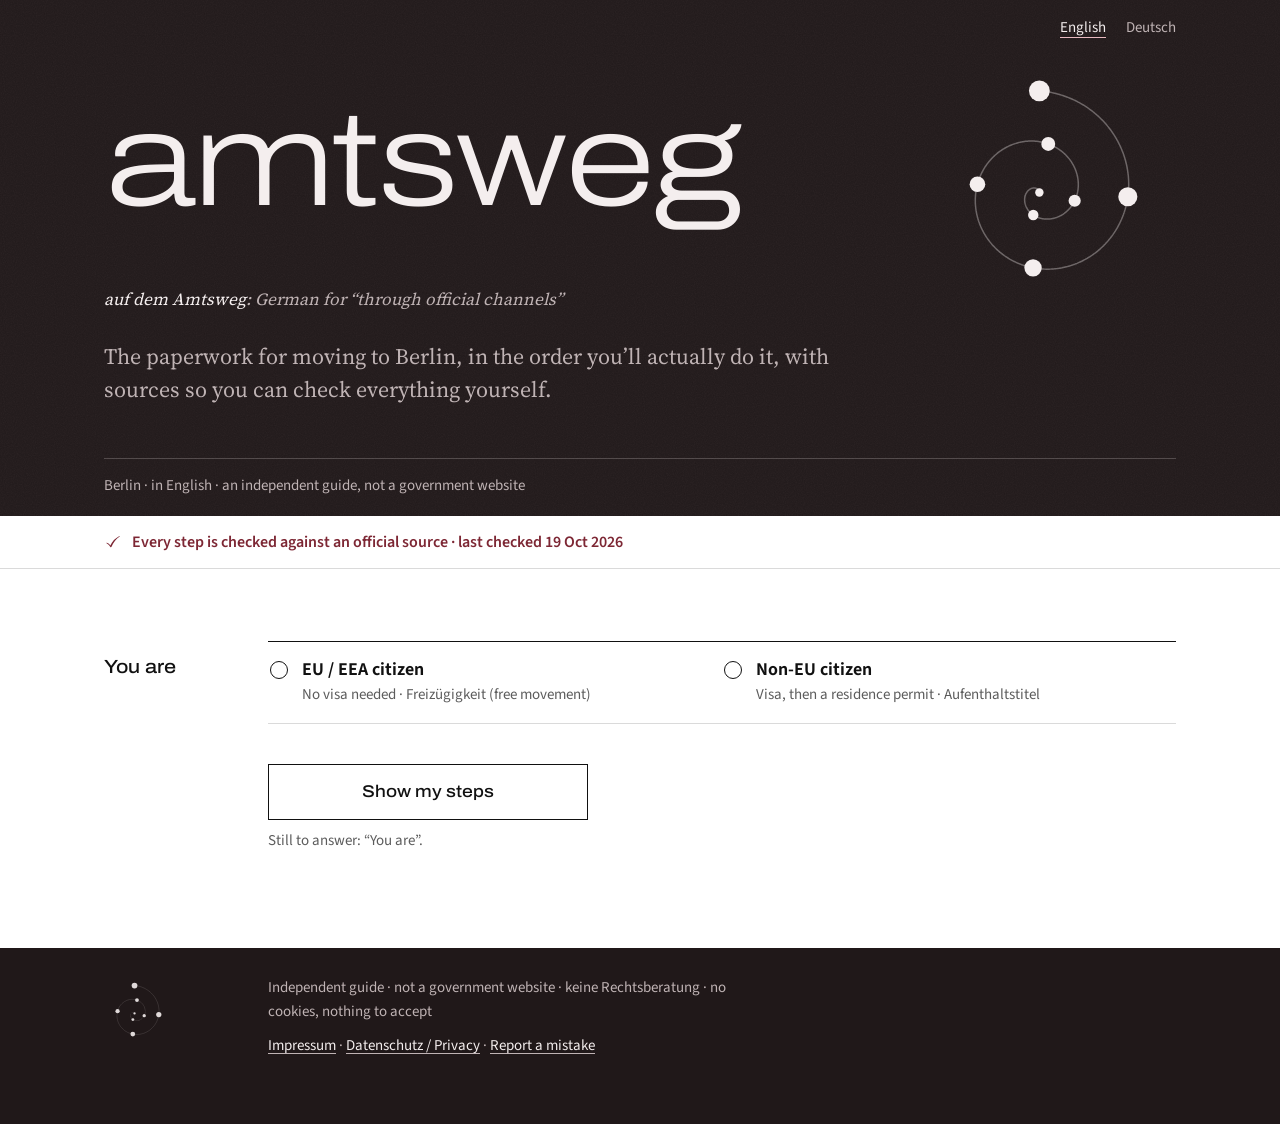
<file: public/index.html>
<!DOCTYPE html>
<html lang="en">
<head>
<meta charset="UTF-8">
<meta name="viewport" content="width=device-width, initial-scale=1.0">
<title>Amtsweg — Berlin paperwork, step by step</title>
<meta name="description" content="The paperwork for moving to Berlin, step by step, in the order you'll do it, with an official source for every step. An independent guide, not a government site.">
<meta http-equiv="Content-Security-Policy" content="default-src 'self'; script-src 'self'; style-src 'self' 'unsafe-inline'; img-src 'self' data:; font-src 'self'; connect-src 'self'; base-uri 'none'; form-action 'self'; object-src 'none'">
<meta name="referrer" content="no-referrer">
<meta name="robots" content="noindex"><!-- PREVIEW: remove at launch -->
<meta property="og:title" content="Amtsweg — Berlin paperwork, step by step">
<meta property="og:description" content="Visa, Anmeldung, health insurance, Steuer-ID and your residence permit in Berlin, in order, with official sources.">
<meta property="og:type" content="website">
<link rel="icon" href="favicon.svg" type="image/svg+xml">
<meta name="theme-color" content="#201819">
<link rel="preload" href="fonts/archivo-var.woff2" as="font" type="font/woff2" crossorigin>
<link rel="preload" href="fonts/source-sans-3-var.woff2" as="font" type="font/woff2" crossorigin>
<style>
  @font-face{ font-family:'Archivo'; src:url(fonts/archivo-var.woff2) format('woff2'); font-weight:100 900; font-stretch:62% 125%; font-display:swap; }
  @font-face{ font-family:'Source Sans 3'; src:url(fonts/source-sans-3-var.woff2) format('woff2'); font-weight:200 900; font-display:swap; }
  @font-face{ font-family:'Source Serif 4'; src:url(fonts/source-serif-4-var.woff2) format('woff2'); font-weight:200 900; font-display:swap; }

  :root{
    /* White, burgundy-black, and the blacks and greys of a black-and-white photograph.
       Burgundy (#201819, measured from Stripe Press) holds the header field; a brighter wine
       marks what was checked against an official source and the next step. Logogram ink is #111111. */
    --white:#FFFFFF;
    --field:#F3F3F2;
    --paper:#EEEBE9;
    --paper-rule:#D3CFCC;
    --rule:#DADADA;
    --edge:#8A8A8A;
    --grey:#5C5C5C;
    --ink:#111111;
    --burgundy:#201819;
    --burgundy-2:#2E2324;
    --wine:#7D2734;
    --wine-light:#E8B9C0;
    --on-burgundy:#F4EEEE;
    --on-burgundy-2:#BFB3B4;
    --display:'Archivo', 'Source Sans 3', system-ui, sans-serif;
    --sans:'Source Sans 3', system-ui, -apple-system, 'Segoe UI', sans-serif;
    --serif:'Source Serif 4', Georgia, serif;
    --ease:cubic-bezier(.16,1,.3,1);
    --margin:132px;
    --aside:236px;
  }
  *{ box-sizing:border-box; }
  html{ -webkit-text-size-adjust:100%; scrollbar-color:var(--edge) var(--white); accent-color:var(--ink); caret-color:var(--wine); hanging-punctuation:first; }
  body{ margin:0; background:var(--white); color:var(--ink); font-family:var(--sans); font-size:17px; line-height:1.5; font-variant-numeric:tabular-nums lining-nums; overflow-x:clip; min-height:100vh; display:flex; flex-direction:column; }
  body > .wrap{ width:100%; }
  ::selection{ background:var(--wine-light); color:var(--ink); }
  a{ color:var(--ink); text-decoration-thickness:1px; text-underline-offset:3px; text-decoration-color:var(--edge); }
  a:hover{ color:var(--wine); text-decoration-color:currentColor; }
  :focus-visible{ outline:2px solid var(--wine); outline-offset:3px; }
  svg.icon{ width:18px; height:18px; flex-shrink:0; fill:none; stroke:currentColor; stroke-width:1.8; stroke-linecap:round; stroke-linejoin:round; }
  svg.icon-fill{ fill:currentColor; stroke:none; }
  [hidden]{ display:none !important; }
  .visually-hidden{ position:absolute; width:1px; height:1px; overflow:hidden; clip:rect(0 0 0 0); white-space:nowrap; }
  .sc{ font-variant-caps:all-small-caps; letter-spacing:.04em; }
  .wrap{ max-width:1120px; margin:0 auto; padding:0 24px; }

  /* ---------- Header: burgundy field, the wordmark, the logogram at true scale ---------- */
  .band{ position:relative; color:var(--on-burgundy); background-color:var(--burgundy);
    background-image:url("data:image/svg+xml,%3Csvg xmlns='http://www.w3.org/2000/svg' width='160' height='160'%3E%3Cfilter id='n'%3E%3CfeTurbulence type='fractalNoise' baseFrequency='.9' numOctaves='2' stitchTiles='stitch'/%3E%3CfeColorMatrix values='0 0 0 0 1 0 0 0 0 1 0 0 0 0 1 0 0 0 .05 0'/%3E%3C/filter%3E%3Crect width='160' height='160' filter='url(%23n)'/%3E%3C/svg%3E"); }
  .band-inner{ max-width:1120px; margin:0 auto; padding:56px 24px 0; display:grid; grid-template-columns:minmax(0,1fr) auto; column-gap:40px; align-items:end; }
  .brand{ grid-column:1; margin:0; font-family:var(--display); font-weight:300; font-stretch:125%; font-size:clamp(56px, 11.5vw, 132px); line-height:.86; letter-spacing:-.025em; text-transform:lowercase; color:var(--on-burgundy); }
  .mark{ grid-column:2; grid-row:1 / span 2; width:clamp(120px, 21vw, 248px); align-self:center; margin-bottom:8px; }
  .mark .logogram, .progress-mark .logogram{ display:block; width:100%; height:auto; }
  .name-line{ grid-column:1; margin:18px 0 0; font-family:var(--serif); font-style:italic; font-size:17px; color:var(--on-burgundy-2); }
  .name-line span{ color:var(--on-burgundy); }
  .band-inner{ position:relative; }
  .lang-switch{ position:absolute; top:6px; right:16px; display:flex; gap:4px; font-size:15px; }
  .lang-switch a{ display:inline-flex; align-items:center; min-height:44px; padding:0 8px; color:var(--on-burgundy-2); text-decoration:none; }
  .lang-switch a:hover{ color:var(--on-burgundy); }
  .lang-switch a[aria-current="true"]{ color:var(--on-burgundy); text-decoration:underline; text-underline-offset:5px; text-decoration-color:var(--wine-light); }
  .band :focus-visible{ outline-color:var(--wine-light); }
  /* German runs long: let body text hyphenate (titles carry soft hyphens) */
  :lang(de) .step-body, :lang(de) .lede, :lang(de) .opt-hint, :lang(de) .step-meta, :lang(de) .a-line, :lang(de) .next-title{ hyphens:auto; -webkit-hyphens:auto; }
  .lede{ grid-column:1; margin:28px 0 0; max-width:34em; font-family:var(--serif); font-size:clamp(19px, 2.3vw, 22px); line-height:1.5; color:var(--on-burgundy-2); text-wrap:pretty; }
  .meta-line{ grid-column:1 / -1; margin:52px 0 0; padding:16px 0 18px; border-top:1px solid rgba(244,238,238,.22); font-size:15px; color:var(--on-burgundy-2); }
  .verify-line{ border-bottom:1px solid var(--rule); }
  .verify-line p{ max-width:1120px; margin:0 auto; padding:14px 24px; display:flex; gap:10px; align-items:center; font-size:16px; font-weight:600; color:var(--wine); }

  /* ---------- Questions: the label in the margin, the choices beside it ---------- */
  main{ padding-top:72px; }
  .panel{ padding:0; }
  fieldset{ border:0; margin:0 0 40px; padding:0; min-width:0; display:grid; grid-template-columns:var(--margin) minmax(0,1fr); column-gap:32px; }
  legend{ float:left; width:var(--margin); padding:14px 0 0; margin:0; font-family:var(--display); font-stretch:112%; font-weight:500; font-size:19px; line-height:1.25; }
  .options{ grid-column:2; display:grid; grid-template-columns:repeat(2, minmax(0,1fr)); border-top:1px solid var(--ink); }
  .option{ position:relative; display:flex; gap:14px; align-items:flex-start; padding:16px 16px 18px 2px; min-height:64px; border-bottom:1px solid var(--rule); cursor:pointer; transition:background-color .2s ease; }
  .options .option:nth-child(odd){ padding-right:24px; }
  .option:hover{ background:var(--field); }
  .option input{ appearance:none; -webkit-appearance:none; margin:3px 0 0; width:18px; height:18px; flex-shrink:0; border:1.5px solid var(--ink); border-radius:50%; background:var(--white); display:grid; place-content:center; cursor:pointer; }
  .option input::before{ content:""; width:8px; height:8px; border-radius:50%; background:var(--ink); transform:scale(0); transition:transform .2s var(--ease); }
  .option input:checked::before{ transform:scale(1); }
  .option input:focus-visible{ outline:2px solid var(--wine); outline-offset:3px; }
  .option:has(input:checked) .opt-name{ text-decoration:underline; text-decoration-thickness:2px; text-underline-offset:5px; }
  .opt-text{ display:flex; flex-direction:column; gap:3px; }
  .opt-name{ font-weight:650; font-size:18px; line-height:1.3; }
  .opt-hint{ font-size:15px; color:var(--grey); line-height:1.4; }
  .go-row{ display:grid; grid-template-columns:var(--margin) minmax(0,1fr); column-gap:32px; }
  .go-row > *{ grid-column:2; }
  .btn{ display:inline-flex; align-items:center; justify-content:center; gap:8px; min-height:44px; padding:10px 20px; font:inherit; font-size:16px; font-weight:650; border-radius:0; cursor:pointer; text-decoration:none; transition:background-color .2s ease, border-color .2s ease, color .2s ease; }
  .btn-primary{ background:var(--ink); color:var(--white); border:1px solid var(--ink); }
  .btn-primary:hover{ background:var(--burgundy-2); border-color:var(--burgundy-2); color:var(--white); }
  .btn-primary[aria-disabled="true"]{ background:var(--white); color:var(--ink); border-color:var(--ink); cursor:not-allowed; }
  .btn-secondary{ background:var(--white); color:var(--ink); border:1px solid var(--ink); }
  .btn-secondary:hover{ background:var(--field); }
  .btn-quiet{ background:transparent; border:1px solid transparent; color:var(--ink); text-decoration:underline; text-decoration-color:var(--edge); text-underline-offset:4px; }
  .btn-quiet:hover{ color:var(--wine); }
  #go-btn{ justify-self:start; min-width:min(100%, 320px); min-height:56px; font-family:var(--display); font-stretch:112%; font-weight:500; font-size:17px; }
  .go-hint{ font-size:15px; color:var(--grey); margin:10px 0 0; }

  /* ---------- Your steps ---------- */
  #dossier{ margin-top:96px; margin-inline:calc(50% - 50vw); padding:0 calc(50vw - 50%) 72px; background:var(--paper); }
  .steps-head{ display:grid; grid-template-columns:var(--margin) minmax(0,1fr); column-gap:32px; align-items:start;
    margin-inline:calc(50% - 50vw); padding:56px calc(50vw - 50%) 48px; color:var(--on-burgundy); background-color:var(--burgundy); background-image:inherit; }
  .steps-head{ background-image:url("data:image/svg+xml,%3Csvg xmlns='http://www.w3.org/2000/svg' width='160' height='160'%3E%3Cfilter id='n'%3E%3CfeTurbulence type='fractalNoise' baseFrequency='.9' numOctaves='2' stitchTiles='stitch'/%3E%3CfeColorMatrix values='0 0 0 0 1 0 0 0 0 1 0 0 0 0 1 0 0 0 .05 0'/%3E%3C/filter%3E%3Crect width='160' height='160' filter='url(%23n)'/%3E%3C/svg%3E"); }
  .steps-head a{ color:var(--on-burgundy); text-decoration-color:var(--on-burgundy-2); }
  .steps-head a:hover{ color:var(--wine-light); }
  .steps-head :focus-visible{ outline-color:var(--wine-light); }
  .progress-mark{ width:var(--margin); margin-top:-6px; }
  #dossier-title{ margin:0; font-family:var(--display); font-weight:300; font-stretch:125%; font-size:clamp(38px, 6vw, 64px); line-height:.95; letter-spacing:-.02em; }
  #dossier-title:focus{ outline:none; }
  .situation{ margin:14px 0 0; color:var(--on-burgundy-2); font-size:16px; }
  .situation a{ display:inline-flex; align-items:center; min-height:44px; padding:0 6px; margin:-10px 0 -10px 4px; }
  .progress{ margin:8px 0 0; font-size:16px; font-weight:650; }
  .progress-sep{ color:var(--on-burgundy-2); font-weight:400; margin:0 4px; }
  .progress-checked{ display:inline-flex; gap:6px; align-items:baseline; font-weight:400; color:var(--on-burgundy-2); }
  .progress-checked .icon{ width:15px; height:15px; color:var(--wine-light); align-self:center; }
  /* the next step: typographic, no box */
  .next{ display:grid; grid-template-columns:auto minmax(0,1fr); gap:0 24px; align-items:baseline; margin:36px 0 0; padding:26px 0 0; border-top:1px solid rgba(244,238,238,.24); }
  .next-num{ grid-row:1 / span 2; font-family:var(--display); font-stretch:125%; font-weight:200; font-size:clamp(64px, 9vw, 104px); line-height:.8; color:var(--wine-light); }
  .next .btn-primary{ background:var(--on-burgundy); color:var(--ink); border-color:var(--on-burgundy); }
  .next .btn-primary:hover{ background:var(--white); color:var(--ink); }
  .next-title{ margin:0; font-family:var(--display); font-stretch:112%; font-size:clamp(21px, 2.6vw, 27px); font-weight:450; line-height:1.2; hyphens:manual; overflow-wrap:anywhere; }
  .next-label{ position:absolute; width:1px; height:1px; overflow:hidden; clip:rect(0 0 0 0); white-space:nowrap; }
  .next .btn{ justify-self:start; margin-top:14px; }
  .next.all-done .next-num{ display:none; }
  .next.all-done .next-title{ grid-column:1 / -1; font-family:var(--serif); font-stretch:100%; font-weight:400; font-size:19px; color:var(--on-burgundy-2); }
  .steps-body{ display:grid; grid-template-columns:var(--margin) minmax(0,1fr); column-gap:32px; }
  #dossier .steps-body .notice{ margin-top:28px; }
  .steps-body > *{ grid-column:2; }
  .toolbar{ display:flex; flex-wrap:wrap; gap:4px 8px; margin:8px 0 0; }
  .toolbar .btn-quiet{ padding-left:0; padding-right:16px; font-weight:500; }
  .confirm{ display:flex; flex-wrap:wrap; align-items:center; gap:8px 12px; padding:14px 0; border-top:1px solid var(--ink); border-bottom:1px solid var(--ink); margin:8px 0 16px; }
  .confirm p{ margin:0; flex:1 1 260px; font-size:16px; }
  .notice{ display:flex; gap:12px; align-items:flex-start; padding:14px 0; margin:24px 0 0; border-top:1px solid var(--ink); border-bottom:1px solid var(--ink); font-family:var(--serif); color:var(--ink); }
  .notice p{ margin:0 0 8px; }

  /* ---------- The ledger: one row per step, numerals in the margin ---------- */
  .route{ list-style:none; margin:0; padding:0; }
  .stop{ position:relative; display:grid; grid-template-columns:var(--margin) minmax(0,1fr); column-gap:32px; border-bottom:1px solid var(--paper-rule); }
  .stop:has(.step.open){ background:var(--white); box-shadow:0 0 0 100vmax var(--white); clip-path:inset(0 -100vmax); border-bottom-color:var(--white); }
  .node{ grid-column:1; padding-top:18px; font-family:var(--display); font-stretch:125%; font-weight:200; font-size:40px; line-height:1; color:var(--grey); }
  .node{ display:flex; align-items:flex-start; gap:12px; }
  .node-ink{ display:block; width:13px; height:13px; margin-top:14px; color:#C9C4C1; transition:color .5s ease; }
  .node-ink svg{ display:block; width:100%; height:100%; }
  .stop.next-stop .node-ink{ color:var(--wine); }
  .stop.done .node-ink{ color:var(--ink); }
  .stop.just-done .node-ink{ animation:inkin .8s var(--ease); }
  @keyframes inkin{ from{ opacity:.2; transform:scale(.4); } to{ opacity:1; transform:none; } }
  .stop.next-stop .node{ color:var(--wine); font-weight:300; }
  .stop.done .node-num{ color:var(--edge); }
  .step{ grid-column:2; position:relative; min-width:0; }
  .step-row{ position:relative; display:grid; grid-template-columns:minmax(0,1fr) var(--aside) 24px; column-gap:24px; align-items:start; padding:20px 0 22px; min-height:64px; }
  .step-head{ position:static; display:block; padding:0; margin:0; background:none; border:0; font:inherit; color:inherit; text-align:left; cursor:pointer; }
  .step-head::after{ content:""; position:absolute; inset:0 0 0 calc(-1 * (var(--margin) + 32px)); }
  .step-head:focus-visible{ outline:none; }
  .step-head:focus-visible::after{ outline:2px solid var(--wine); outline-offset:-2px; }
  .step-row:hover .step-title{ text-decoration:underline; text-decoration-thickness:1px; text-underline-offset:5px; }
  .step-h{ margin:0; font-size:inherit; font-weight:400; }
  .step-heading{ min-width:0; }
  .step-title{ font-family:var(--display); font-stretch:108%; font-size:21px; font-weight:450; line-height:1.25; hyphens:manual; overflow-wrap:break-word; }
  .step-meta{ display:block; margin-top:4px; font-size:15.5px; color:var(--grey); line-height:1.4; }
  .stop.done .step-title{ color:var(--grey); }
  .step-aside{ display:flex; flex-direction:column; gap:6px; padding-top:3px; font-size:14.5px; line-height:1.35; }
  .a-line{ display:flex; gap:7px; align-items:flex-start; }
  .a-line .icon{ width:16px; height:16px; margin-top:1px; }
  .a-deadline{ font-weight:650; color:var(--ink); }
  .a-meta{ display:flex; flex-wrap:wrap; gap:4px 14px; }
  .a-checked{ color:var(--grey); font-weight:400; font-size:14px; letter-spacing:.01em; }
  .a-checked .icon{ color:var(--wine); }
  .a-unchecked{ color:var(--grey); }
  .a-differ{ color:var(--grey); }
  .chevron{ color:var(--grey); margin-top:4px; transition:transform .35s var(--ease); }
  .step.open > .step-row .chevron{ transform:rotate(180deg); }

  .step-body{ container:stepbody / inline-size; padding:0 0 32px; }
  .short{ font-family:var(--serif); font-size:clamp(20px, 2.4vw, 23px); line-height:1.5; max-width:34em; margin:0 0 24px; text-wrap:pretty; }
  .short-label{ display:inline-block; margin-right:6px; font-family:var(--sans); font-size:15px; font-weight:700; color:var(--wine); }
  .step-body .what{ font-family:var(--serif); font-size:18px; line-height:1.6; max-width:62ch; margin:0; text-wrap:pretty; }
  .differ{ display:flex; gap:10px; align-items:flex-start; max-width:760px; margin:0 0 4px; padding:14px 0; border-top:1px solid var(--rule); font-size:16.5px; line-height:1.55; }
  .differ .icon{ margin-top:3px; color:var(--grey); }
  .differ p{ margin:0; }
  .differ strong{ display:block; font-weight:700; }
  details.more{ max-width:760px; border-top:1px solid var(--rule); }
  details.more:last-child{ border-bottom:1px solid var(--rule); }
  details.more > summary{ display:flex; align-items:center; gap:10px; min-height:52px; padding:10px 0; cursor:pointer; list-style:none; font-weight:650; font-size:16.5px; }
  details.more > summary::-webkit-details-marker{ display:none; }
  details.more > summary > span{ flex:1; }
  details.more > summary .icon:first-child{ color:var(--wine); }
  details.more > summary .chevron{ margin-left:auto; }
  details.more[open] > summary .chevron{ transform:rotate(180deg); }
  details.more > summary:hover > span{ text-decoration:underline; text-underline-offset:4px; }
  .more-body{ padding:4px 0 22px; display:flex; flex-direction:column; gap:14px; }
  .facts{ display:grid; grid-template-columns:120px minmax(0,1fr); gap:12px 24px; margin:0 0 24px; padding:18px 0 0; border-top:1px solid var(--rule); max-width:760px; }
  .facts dt{ font-family:var(--display); font-stretch:112%; font-weight:500; font-size:15px; color:var(--grey); padding-top:2px; }
  .facts dd{ margin:0; font-size:17px; line-height:1.55; }
  .facts dd.deadline-dd{ font-weight:700; }
  .note{ max-width:62ch; margin:0 0 16px; padding:12px 0; border-top:1px solid var(--rule); border-bottom:1px solid var(--rule); font-family:var(--serif); font-style:italic; font-size:17px; line-height:1.6; }
  .note + .note{ margin-top:-17px; border-top:0; }
  .step-actions{ margin:24px 0 28px; }
  .sources p{ margin:0; }
  .sources-title, .also-title{ font-family:var(--display); font-stretch:112%; font-size:15px; font-weight:500; color:var(--grey); margin:0; }
  .source-row{ display:flex; align-items:flex-start; gap:10px; font-size:16.5px; }
  .source-row .icon{ margin-top:3px; color:var(--wine); }
  .source-row.unchecked .icon, .source-row.unchecked{ color:var(--grey); }
  .checked-date{ color:var(--wine); font-weight:600; white-space:nowrap; }
  .source-link{ font-weight:600; }
  .disagree{ border-top:1px solid var(--rule); padding:16px 0 0; }
  .disagree-title{ margin:0 0 12px; font-size:16px; font-weight:650; }
  .claims{ list-style:none; margin:0; padding:0; display:flex; flex-direction:column; gap:16px; }
  .claim{ font-size:16.5px; line-height:1.55; }
  @container stepbody (min-width: 640px){ .claims{ display:grid; grid-template-columns:repeat(auto-fit, minmax(0,1fr)); gap:28px; } }
  .tier{ display:block; font-size:14px; font-weight:650; margin-bottom:4px; }
  .tier-official{ color:var(--wine); }
  .tier-legal, .tier-aggregator{ color:var(--grey); }
  .rely{ margin:16px 0 0 !important; padding:12px 0 0; border-top:1px solid var(--rule); font-size:16px; }
  .rely strong{ font-weight:700; }
  .also ul{ margin:0; padding:0; list-style:none; }
  .also li{ margin:0; font-size:16px; }
  .also a{ display:inline-block; padding:10px 0; }
  .checkself{ display:inline-flex; align-items:center; gap:6px; min-height:44px; font-weight:650; align-self:flex-start; }
  .checkself .icon{ width:16px; height:16px; }
  .save-note{ min-height:24px; margin:12px 0 0; font-size:15px; color:var(--grey); }

  /* One authored moment: a finished step's dot settles onto the spiral */
  .spiral-dot{ transform-box:fill-box; transform-origin:center; }
  .spiral-dot.fresh{ animation:settle-dot .7s cubic-bezier(.16,1,.3,1) backwards; }
  @keyframes settle-dot{ from{ opacity:0; transform:scale(.2); } to{ opacity:1; transform:none; } }

  footer{ margin-top:auto; color:var(--on-burgundy-2); background:var(--burgundy); }
  main{ padding-bottom:96px; }
  main:has(#dossier:not([hidden])){ padding-bottom:0; }
  footer a{ color:var(--on-burgundy); text-decoration-color:var(--on-burgundy-2); }
  footer a:hover{ color:var(--wine-light); }
  footer :focus-visible{ outline-color:var(--wine-light); }
  footer .wrap{ display:grid; grid-template-columns:var(--margin) minmax(0,1fr); column-gap:32px; padding-top:28px; padding-bottom:56px; }
  .foot-mark{ grid-column:1; grid-row:1 / span 3; width:68px; opacity:.9; }
  .foot-mark .logogram{ display:block; width:100%; height:auto; }
  .welcome{ display:block; font-family:var(--display); font-stretch:125%; font-weight:300; font-size:clamp(32px, 5vw, 48px); line-height:1.05; margin-bottom:8px; color:var(--on-burgundy); }
  footer p{ grid-column:2; margin:0; max-width:72ch; font-size:15px; color:var(--on-burgundy-2); line-height:1.6; }
  .foot-link{ display:inline-flex; align-items:center; min-height:44px; }
  footer strong{ color:var(--ink); font-weight:650; }

  @media (max-width:900px){
    :root{ --margin:64px; --aside:0px; }
    .step-row{ grid-template-columns:minmax(0,1fr) 24px; }
    .step-aside{ grid-column:1; grid-row:2; padding-top:10px; }
    .chevron{ grid-column:2; grid-row:1; }
  }
  @media (max-width:600px){
    .wrap{ padding:0 16px; }
    .band-inner{ padding:32px 16px 0; grid-template-columns:minmax(0,1fr); }
    .mark{ grid-column:1; grid-row:1; width:76px; margin:0 0 20px; }
    .lang-switch{ top:22px; right:8px; }
    .brand{ grid-row:2; }
    .name-line{ grid-row:3; }
    .lede{ grid-column:1; grid-row:4; }
    .meta-line{ margin-top:36px; }
    .verify-line p{ padding:12px 16px; }
    main{ padding-top:44px; }
    fieldset, .go-row, .steps-head, .steps-body, .stop, footer .wrap{ grid-template-columns:minmax(0,1fr); }
    legend{ float:none; width:auto; padding:0 0 12px; }
    .options, .go-row > *, .steps-body > *, footer p{ grid-column:1; }
    .options{ grid-template-columns:1fr; }
    .options .option:nth-child(odd){ padding-right:16px; }
    #go-btn{ width:100%; }
    #dossier{ margin-top:64px; }
    .steps-head{ padding-top:36px; padding-bottom:32px; }
    .progress-sep{ display:none; }
    .progress-checked{ display:flex; margin-top:2px; }
    .steps-head{ position:relative; }
    .progress-mark{ position:absolute; right:16px; top:30px; width:72px; margin:0; }
    #dossier-title{ padding-right:84px; }
    .next{ grid-template-columns:1fr; }
    .next-num{ grid-row:auto; font-size:56px; margin-bottom:6px; }
    .stop{ grid-template-columns:44px minmax(0,1fr); column-gap:12px; }
    .node{ font-size:28px; padding-top:20px; }
    .node{ flex-direction:column; gap:6px; }
    .node-ink{ width:11px; height:11px; margin-top:2px; }
    .foot-mark{ grid-row:auto; width:44px; margin-bottom:12px; }
    .step{ grid-column:2; }
    .step-head::after{ left:-56px; }
    .facts{ grid-template-columns:1fr; gap:2px; }
    .facts dd{ margin-bottom:12px; }
  }

  @media (prefers-reduced-motion: reduce){ *{ transition:none !important; animation:none !important; } }

  @media print{
    .band, .steps-head, #dossier, footer{ background:none !important; color:var(--ink); }
    details.more > .more-body{ display:flex !important; }
    .brand, .lede, .meta-line{ color:var(--ink); }
    .mark, .progress-mark, .verify-line{ display:none; }
    #questions-panel, .toolbar, .next, .notice, .confirm, .step-actions, .save-note, .chevron, .situation a{ display:none !important; }
    .step-body[hidden]{ display:block !important; }
    .stop{ break-inside:avoid; }
    .source-link::after, .checkself::after{ content:" (" attr(href) ")"; font-weight:400; font-size:10pt; color:var(--grey); word-break:break-all; }
    .checkself{ display:none; }
  }
</style>
</head>
<body>
<header class="band">
  <div class="band-inner">
    <h1 class="brand" id="heading"></h1>
    <p class="name-line" id="name-line"></p>
    <nav class="lang-switch" aria-label="Language / Sprache"><a href="?lang=en" data-lang="en" lang="en" hreflang="en">English</a><a href="?lang=de" data-lang="de" lang="de" hreflang="de">Deutsch</a></nav>
    <div class="mark" id="mark"></div>
    <p class="lede" id="sub"></p>
    <p class="meta-line" id="meta-line"></p>
  </div>
</header>
<div class="verify-line"><p><svg class="icon icon-fill" viewBox="0 0 24 24" aria-hidden="true"><path d="M3.4 12.9c1.6-.1 3.4 1.2 5 3.7 2.4-5.4 6.4-9.6 12.2-12.7.4-.2.7.3.3.6-4.9 3.5-8.5 8.1-10.9 13.9-.3.7-1.2.8-1.6.1-1.4-2.3-2.9-3.9-5-4.9-.4-.2-.4-.7 0-.7z"/></svg><span id="verify-band-text"></span></p></div>

<div class="wrap">
  <noscript><p class="notice">This guide needs JavaScript to build your list of steps. Please turn it on, or open the page in another browser. / Dieser Wegweiser braucht JavaScript, um Ihre Schritte zu erstellen. Bitte schalten Sie es ein oder öffnen Sie die Seite in einem anderen Browser.</p></noscript>
  <main>
  <form class="panel" id="questions-panel" novalidate>
    <div id="questions"></div>
    <div class="go-row">
      <button type="submit" class="btn btn-primary" id="go-btn" aria-describedby="go-hint"></button>
      <p class="go-hint" id="go-hint" aria-live="polite"></p>
    </div>
  </form>

  <section id="dossier" aria-labelledby="dossier-title" hidden>
    <div class="steps-head">
      <div class="progress-mark" id="progress-mark"></div>
      <div>
        <h2 id="dossier-title" tabindex="-1" data-i18n="yourSteps">Your steps</h2>
        <p class="situation"><span id="situation"></span><a href="#questions-panel" id="change-link" data-i18n="changeAnswers">Change answers</a></p>
        <p class="progress" id="progress-text"></p>
        <div class="next" id="next-panel">
          <span class="next-num" id="next-num" aria-hidden="true"></span>
          <p class="next-title"><span class="next-label" id="next-label">Your next step:</span> <span id="next-title"></span></p>
          <button type="button" class="btn btn-primary" id="next-open" data-i18n="openStep">Open this step</button>
        </div>
      </div>
    </div>
    <div class="steps-body">
      <div class="notice" id="stale-notice" role="status" hidden>
        <div>
          <p data-i18n="staleText">Your answers have changed since these steps were made. Steps you marked done stay done.</p>
          <button type="button" class="btn btn-secondary" id="update-btn" data-i18n="updateSteps">Update my steps</button>
        </div>
      </div>
    </div>
    <ol class="route" id="steps"></ol>
    <div class="steps-body">
      <p class="save-note" id="save-note" aria-live="polite"></p>
      <div class="toolbar">
        <button type="button" class="btn btn-quiet" id="print-btn" data-i18n="print">Print or save as PDF</button>
        <button type="button" class="btn btn-quiet" id="reset" data-i18n="startOver">Start over</button>
      </div>
      <div class="confirm" id="reset-confirm" role="group" aria-labelledby="reset-q" hidden>
        <p id="reset-q" data-i18n="resetQ">Start over? This clears your answers and the steps you marked done, on this device.</p>
        <button type="button" class="btn btn-primary" id="reset-yes" data-i18n="clearAll">Clear everything</button>
        <button type="button" class="btn btn-secondary" id="reset-no" data-i18n="cancel">Cancel</button>
      </div>
    </div>
  </section>
  </main>
</div>

<footer>
  <div class="wrap">
    <div class="foot-mark" id="foot-mark"></div>
    <p data-i18n="footLine">Independent guide · not a government website · keine Rechtsberatung · no cookies, nothing to accept</p>
    <p class="visually-hidden" id="footer-text"></p>
    <p><a class="foot-link" href="impressum.html" data-i18n="impressum">Impressum</a> <span aria-hidden="true">·</span> <a class="foot-link" href="privacy.html" data-i18n="privacy">Datenschutz / Privacy</a> <span aria-hidden="true">·</span> <a class="foot-link" href="impressum.html#en" data-i18n="reportMistake">Report a mistake</a></p>
  </div>
</footer>

<script src="packs/berlin.js"></script>
<script src="packs/berlin.de.js"></script>
<script src="logogram.js"></script>
<script src="engine.js"></script>
</body>
</html>
</file>
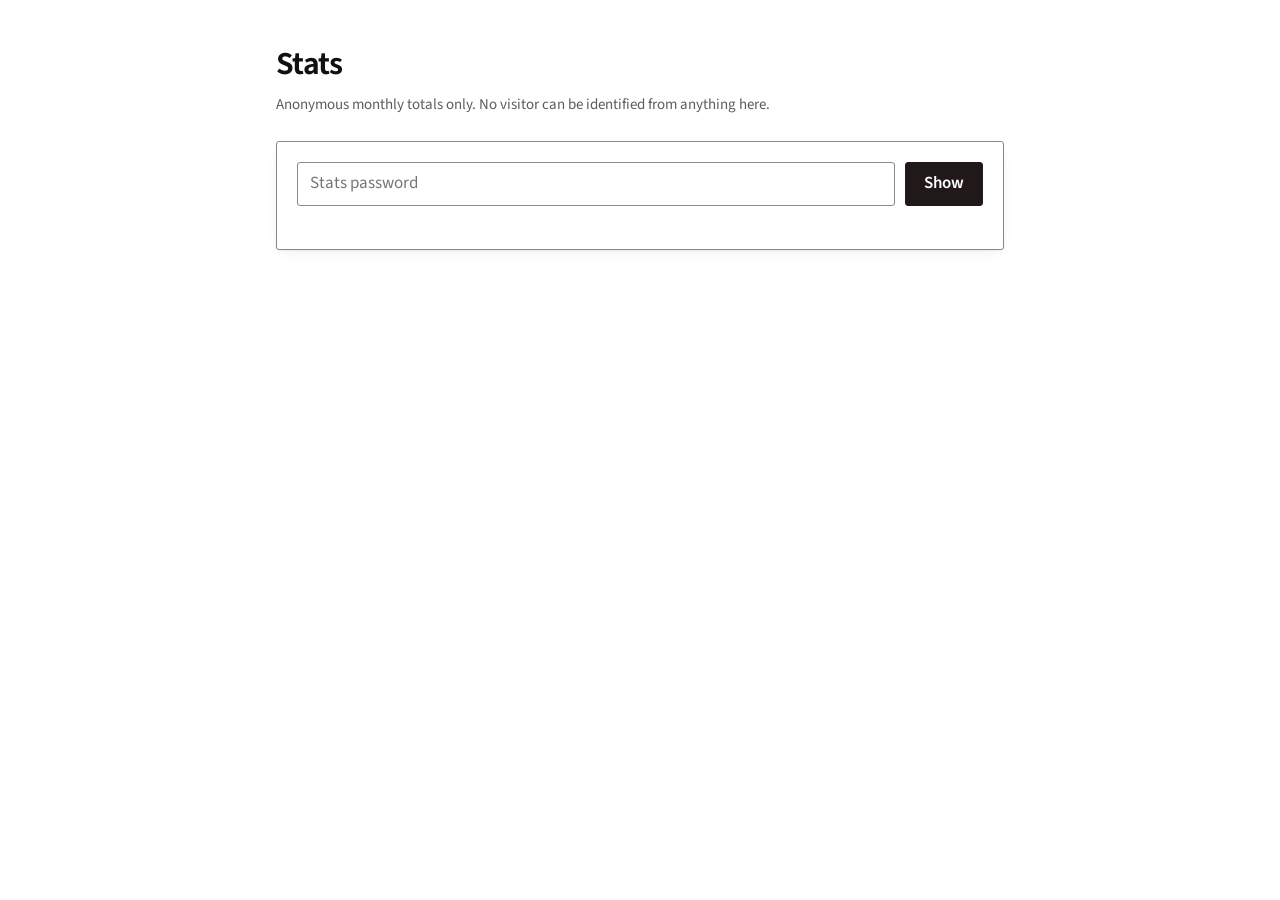
<file: public/stats.html>
<!DOCTYPE html>
<html lang="en">
<head>
<meta charset="UTF-8">
<meta name="viewport" content="width=device-width, initial-scale=1.0">
<meta name="robots" content="noindex, nofollow">
<meta http-equiv="Content-Security-Policy" content="default-src 'self'; script-src 'self' 'unsafe-inline'; style-src 'self' 'unsafe-inline'; img-src 'self' data:; font-src 'self'; connect-src 'self'; base-uri 'none'; object-src 'none'">
<meta name="referrer" content="no-referrer">
<link rel="icon" href="favicon.svg" type="image/svg+xml">
<title>Amtsweg — stats</title>
<style>
  @font-face{ font-family:'Source Sans 3'; src:url(fonts/source-sans-3-var.woff2) format('woff2'); font-weight:200 900; font-display:swap; }
  :root{ --page:#FFFFFF; --card:#FFFFFF; --tint:#F3F3F2; --ink:#111111; --muted:#5C5C5C; --pillar:#201819; --line:#DADADA; --line-strong:#8A8A8A; --red:#8A2A1B; }
  *{ box-sizing:border-box; }
  body{ margin:0; background:var(--page); color:var(--ink); font-family:'Source Sans 3', system-ui, sans-serif; font-size:17px; line-height:1.5; font-variant-numeric:tabular-nums; }
  :focus-visible{ outline:3px solid var(--pillar); outline-offset:2px; }
  .wrap{ max-width:760px; margin:0 auto; padding:40px 16px 80px; }
  h1{ font-size:32px; font-weight:650; letter-spacing:-0.02em; margin:0 0 6px; }
  .note{ color:var(--muted); font-size:15px; margin:0 0 24px; }
  .card{ background:var(--card); border:1px solid #8A8A8A; border-radius:3px; box-shadow:0 1px 2px rgba(31,38,35,.06), 0 4px 14px -6px rgba(31,38,35,.12); padding:20px; margin-bottom:16px; }
  .lbl{ font-size:16px; font-weight:650; margin:0 0 6px; }
  label{ font-weight:600; }
  input, select{ font:inherit; min-height:44px; padding:8px 12px; border:1px solid var(--line-strong); border-radius:3px; background:#FFFFFF; color:var(--ink); }
  button{ font:inherit; font-weight:600; min-height:44px; padding:8px 18px; border:1px solid var(--pillar); border-radius:3px; background:var(--pillar); color:#FFFFFF; cursor:pointer; }
  .row{ display:flex; gap:10px; flex-wrap:wrap; align-items:center; }
  .row input{ flex:1 1 200px; }
  .big{ display:flex; gap:40px; flex-wrap:wrap; }
  .big div{ font-size:36px; font-weight:650; line-height:1.1; }
  .big span{ display:block; font-size:15px; font-weight:400; color:var(--muted); }
  table{ width:100%; border-collapse:collapse; font-size:16px; }
  th{ text-align:left; font-size:15px; color:var(--muted); font-weight:650; border-bottom:2px solid var(--line-strong); padding:6px 4px; }
  th.n, td.n{ text-align:right; }
  td{ border-bottom:1px solid var(--line); padding:8px 4px; vertical-align:top; }
  .bar{ height:4px; background:var(--pillar); opacity:.35; border-radius:2px; margin-top:4px; }
  .err{ color:var(--red); font-size:15px; margin:8px 0 0; min-height:1em; }
  .table-scroll{ overflow-x:auto; }
</style>
</head>
<body>
<div class="wrap">
  <h1>Stats</h1>
  <p class="note">Anonymous monthly totals only. No visitor can be identified from anything here.</p>

  <div class="card">
    <div class="row">
      <input id="key" type="password" placeholder="Stats password" autocomplete="current-password" aria-label="Stats password">
      <button id="load" type="button">Show</button>
    </div>
    <p class="err" id="err" role="alert"></p>
  </div>

  <div id="out" hidden>
    <div class="card row">
      <label for="month">Month</label>
      <select id="month"></select>
    </div>
    <div class="card big" id="totals"></div>
    <div class="card">
      <p class="lbl">Where people are in the process</p>
      <p style="margin-top:0;font-size:16px;color:var(--muted)">"Opened" = people who expanded the step. "Done" = people who marked it done. A step many people open but few mark done is where the process is hardest.</p>
      <div class="table-scroll"><table id="steps"></table></div>
    </div>
    <div class="card">
      <p class="lbl">Step lists made, by situation</p>
      <div class="table-scroll"><table id="paths"></table></div>
    </div>
  </div>
</div>

<script src="packs/berlin.js"></script>
<script>
const PACK = window.PACK;
let data = null;

function stepTitle(id){
  const s = PACK.steps[id];
  if(!s) return id;
  const t = typeof s.title === 'string' ? s.title : id;
  // Two steps can share a title (EU vs non-EU version); say which.
  return t + (id.endsWith('_eu') ? ' (EU)' : id.endsWith('_noneu') ? ' (non-EU)' : '');
}

function optionLabel(val){
  for(const q of PACK.questions){ const o = q.options.find(o=>o.val===val); if(o) return o.short || o.label; }
  return val;
}

function render(){
  const m = document.getElementById('month').value;
  const c = data.months[m] || {};
  const get = k => c[k] || 0;
  const dossiers = Object.keys(c).filter(k=>k.startsWith('dossier:')).reduce((a,k)=>a+c[k],0);
  document.getElementById('totals').innerHTML =
    `<div>${get('visit')}<span>Visits</span></div><div>${dossiers}<span>Step lists made</span></div><div>${get('print')}<span>Printed or saved as PDF</span></div>`;

  const ids = [];
  PACK.paths.forEach(p=>p.steps.forEach(id=>{ if(!ids.includes(id)) ids.push(id); }));
  const max = Math.max(1, ...ids.map(id=>get('open:'+id)));
  document.getElementById('steps').innerHTML =
    '<tr><th>Step</th><th class="n">Opened</th><th class="n">Done</th><th class="n">Checked source</th></tr>' +
    ids.map(id=>`<tr><td>${stepTitle(id)}<div class="bar" style="width:${Math.round(get('open:'+id)/max*100)}%"></div></td>
      <td class="n">${get('open:'+id)}</td><td class="n">${get('done:'+id)}</td><td class="n">${get('source:'+id)}</td></tr>`).join('');

  const paths = Object.keys(c).filter(k=>k.startsWith('dossier:')).sort((a,b)=>c[b]-c[a]);
  document.getElementById('paths').innerHTML = paths.length
    ? '<tr><th>Situation</th><th class="n">Count</th></tr>' + paths.map(k=>`<tr><td>${k.slice(8).split('-').map(optionLabel).join(' · ')}</td><td class="n">${c[k]}</td></tr>`).join('')
    : '<tr><td>None yet this month.</td></tr>';
}

async function load(){
  const key = document.getElementById('key').value;
  const err = document.getElementById('err');
  err.textContent = '';
  try{
    const r = await fetch('/api/stats?p=' + PACK.id, { headers: { 'x-stats-key': key } });
    const j = await r.json();
    if(!r.ok){ err.textContent = j.error || 'Something went wrong.'; return; }
    data = j;
    try{ sessionStorage.setItem('stats-key', key); }catch(e){}
    const months = Object.keys(j.months).sort().reverse();
    if(!months.length) months.push(new Date().toISOString().slice(0,7));
    document.getElementById('month').innerHTML = months.map(m=>`<option>${m}</option>`).join('');
    document.getElementById('out').hidden = false;
    render();
  }catch(e){ err.textContent = 'Could not reach the stats service.'; }
}

document.getElementById('load').addEventListener('click', load);
document.getElementById('key').addEventListener('keydown', e=>{ if(e.key==='Enter') load(); });
document.getElementById('month').addEventListener('change', render);
try{ const k = sessionStorage.getItem('stats-key'); if(k){ document.getElementById('key').value = k; load(); } }catch(e){}
</script>
</body>
</html>
</file>
